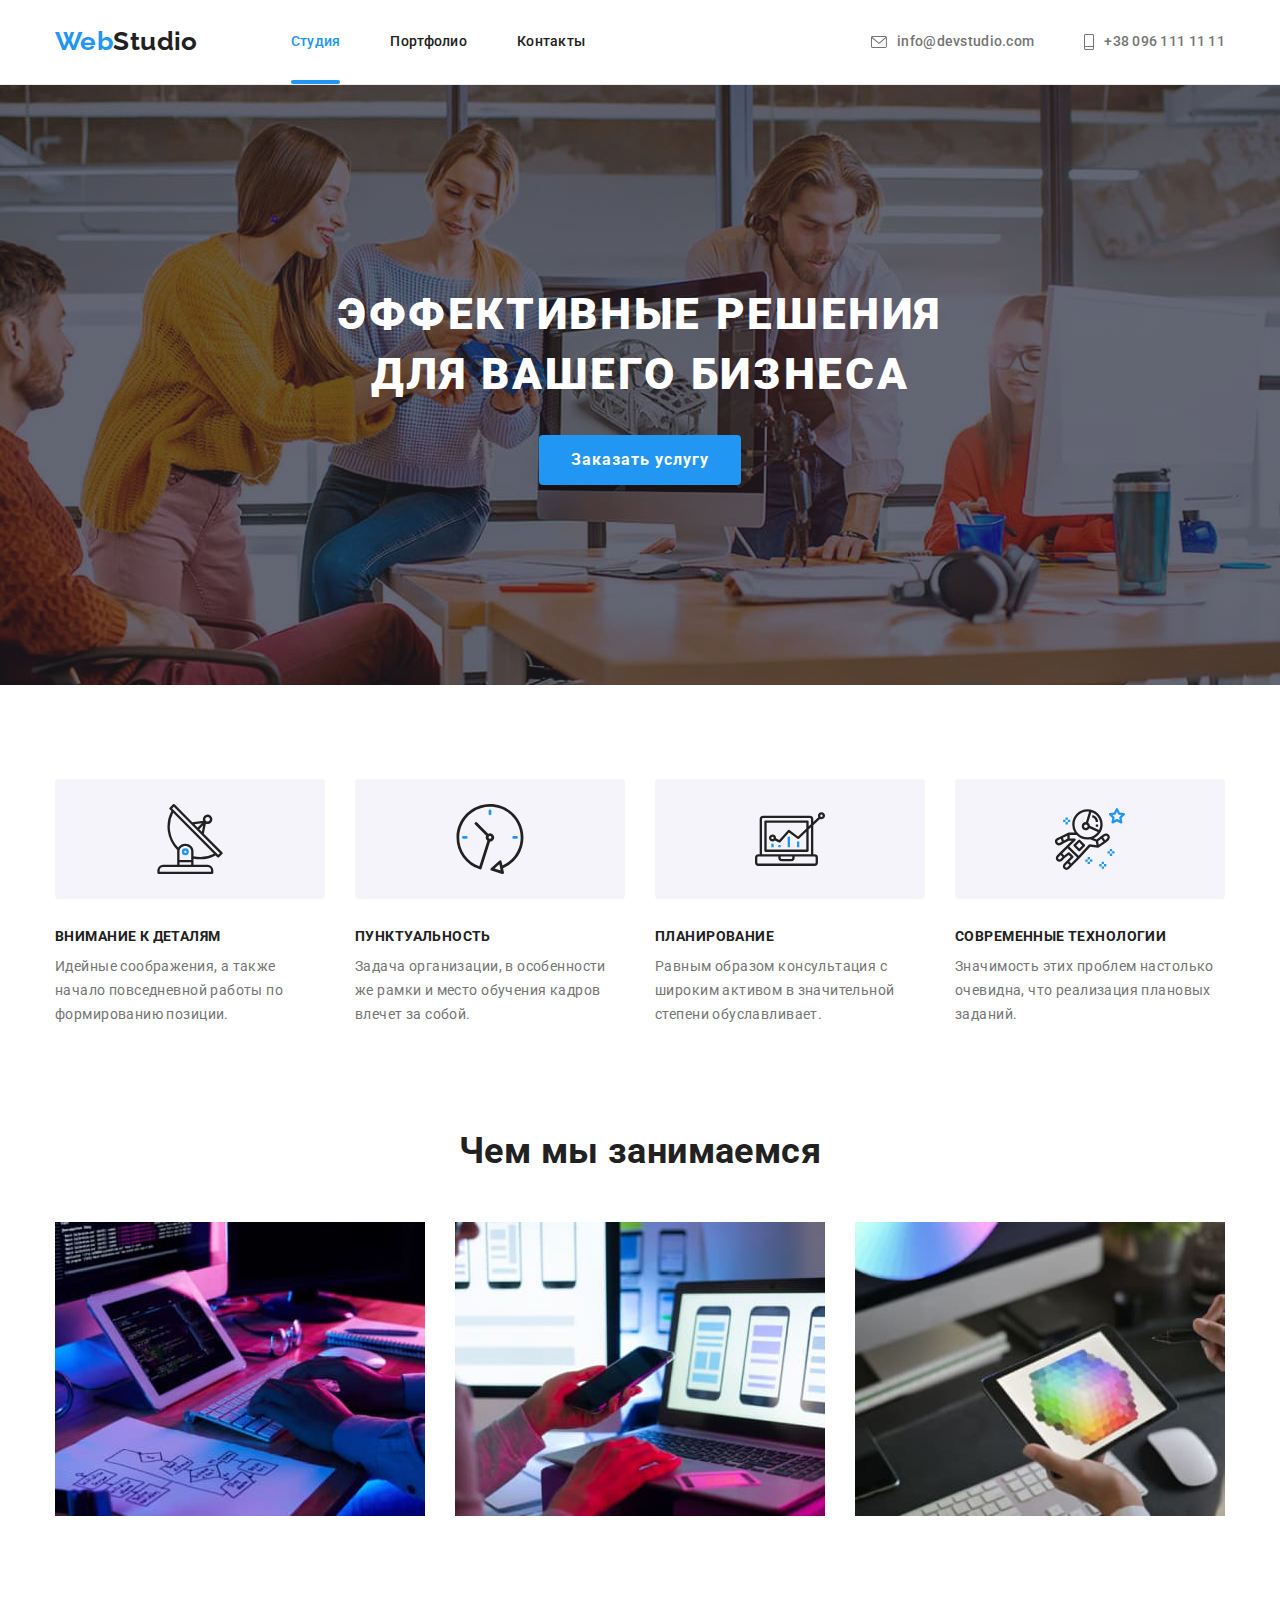
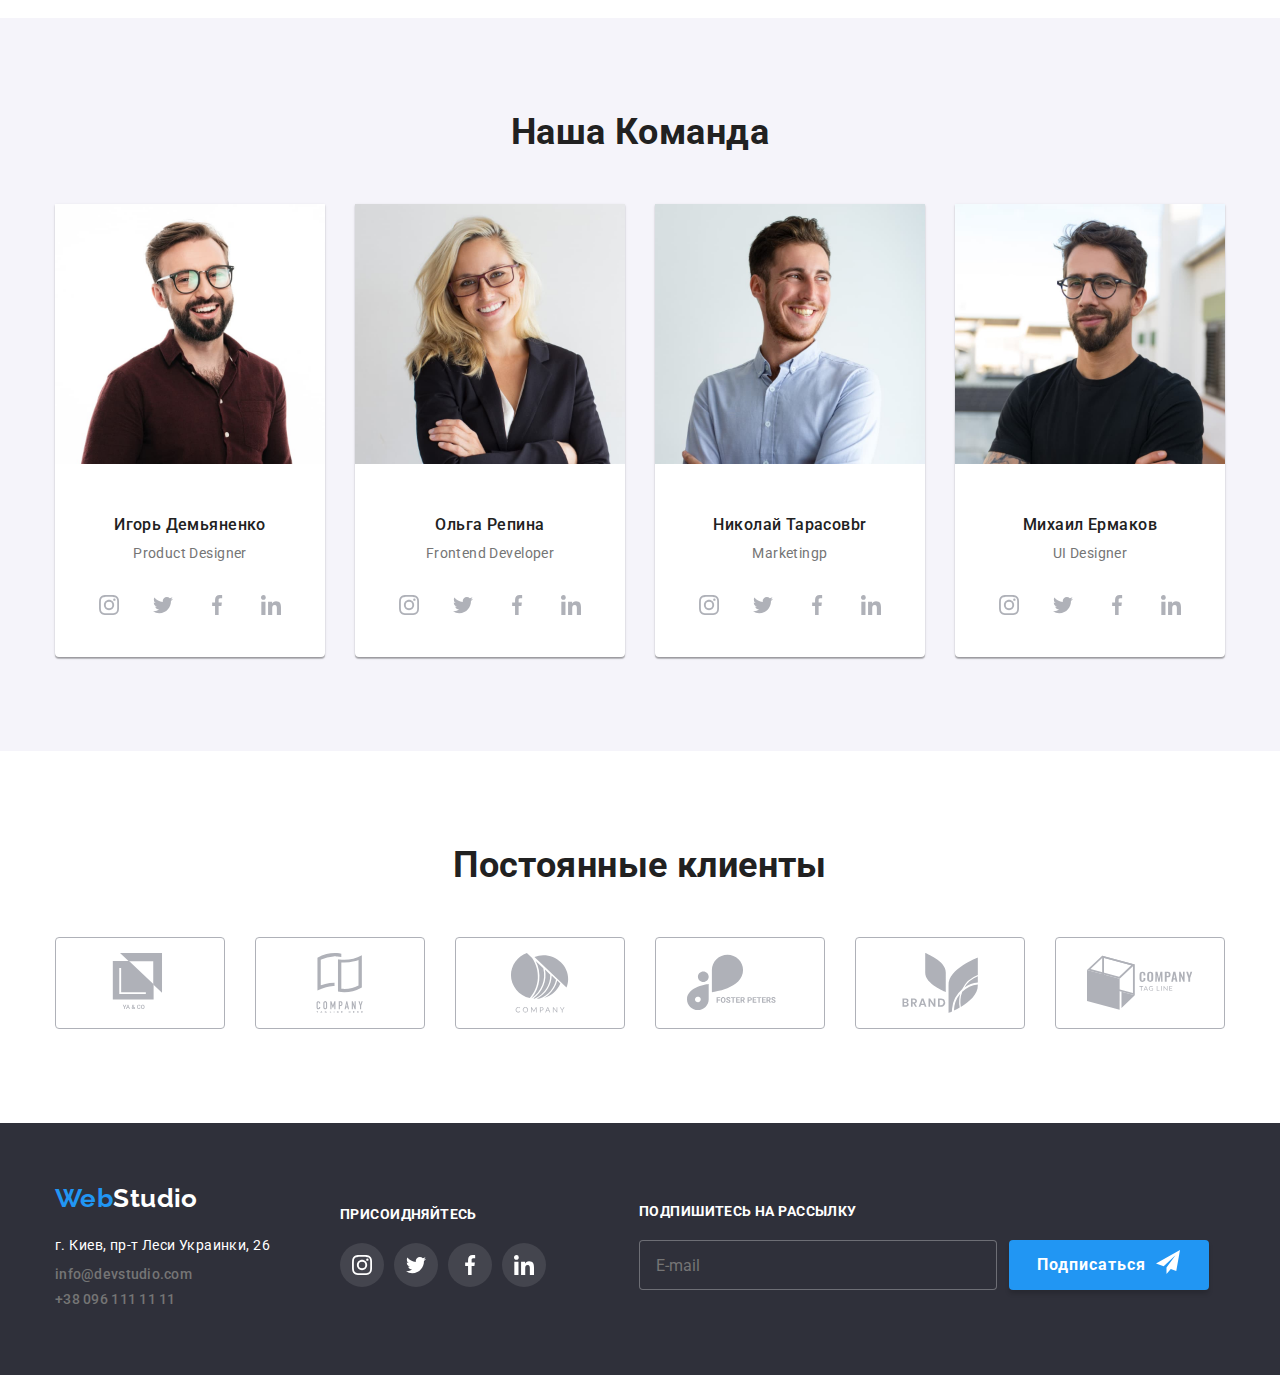
<file: index.html>
<!DOCTYPE html>
<html lang="ru">
  <head>
    <meta charset="UTF-8" />
    <meta http-equiv="X-UA-Compatible" content="IE=edge" />
    <meta name="viewport" content="width=device-width, initial-scale=1.0" />
    <title>WebStudio - Главная страница</title>
    <link rel="preconnect" href="https://fonts.googleapis.com" />
    <link rel="preconnect" href="https://fonts.gstatic.com" crossorigin />
    <link
      href="https://fonts.googleapis.com/css2?family=Raleway:wght@700&family=Roboto:wght@400;500;700;900&display=swap"
      rel="stylesheet"
    />
    <link
      rel="stylesheet"
      href="https://cdnjs.cloudflare.com/ajax/libs/modern-normalize/1.1.0/modern-normalize.min.css"
    />
    <link rel="stylesheet" href="./CSS/style.css" />
  </head>
  <body>
    <!-- Header -->
    <header class="page-header">
      <div class="main-nav container">
        <a href="index.html" class="logo">
          <span class="logo-accent">Web</span>Studio
        </a>
        <!-- Navigation bar -->
        <nav>
          <ul class="site-nav list">
            <li class="item">
              <a class="link current" href="./index.html">Студия</a>
            </li>
            <li class="item">
              <a class="link" href="portfolio.html">Портфолио</a>
            </li>
            <li class="item">
              <a class="link" href="#">Контакты</a>
            </li>
          </ul>
        </nav>

        <!-- Contacts -->
        <ul class="contact list">
          <li class="item">
            <a class="contact-item header" href="mailto:info@devstudio.com">
              <svg class="contact-icon" width="16" height="12">
                <use href="./images/symbol-defs.svg#envelope"></use>
              </svg>
              info@devstudio.com</a
            >
          </li>
          <li class="item">
            <a class="contact-item header" href="tel:+380961111111">
              <svg class="contact-icon" width="10" height="16">
                <use href="./images/symbol-defs.svg#smartphone"></use>
              </svg>
              +38 096 111 11 11</a
            >
          </li>
        </ul>
      </div>
    </header>

    <!-- Main Content -->
    <main>
      <!-- Main board -->
      <section class="main-board">
        <div class="main-section">
          <h1 class="main-board-text">
            Эффективные решения для вашего бизнеса
          </h1>
          <button class="primery-button" type="button" data-modal-open>
            Заказать услугу
          </button>
        </div>
      </section>

      <!-- Features -->
      <section class="features section">
        <div class="container">
          <h2 style="display: none">Преимущества</h2>
          <ul class="features-list list">
            <li class="item">
              <div class="features-icon-bg">
                <svg class="features-icon">
                  <use href="./images/symbol-defs.svg#antenna"></use>
                </svg>
              </div>
              <h3 class="features-tittle">Внимание к деталям</h3>
              <p>
                Идейные соображения, а также начало повседневной работы по
                формированию позиции.
              </p>
            </li>
            <li class="item">
              <div class="features-icon-bg">
                <svg class="features-icon">
                  <use href="./images/symbol-defs.svg#clock"></use>
                </svg>
              </div>
              <h3 class="features-tittle">Пунктуальность</h3>
              <p>
                Задача организации, в особенности же рамки и место обучения
                кадров влечет за собой.
              </p>
            </li>
            <li class="item">
              <div class="features-icon-bg">
                <svg class="features-icon">
                  <use href="./images/symbol-defs.svg#diagram"></use>
                </svg>
              </div>
              <h3 class="features-tittle">Планирование</h3>
              <p>
                Равным образом консультация с широким активом в значительной
                степени обуславливает.
              </p>
            </li>
            <li class="item">
              <div class="features-icon-bg">
                <svg class="features-icon">
                  <use href="./images/symbol-defs.svg#astronaut"></use>
                </svg>
              </div>
              <h3 class="features-tittle">Современные технологии</h3>
              <p>
                Значимость этих проблем настолько очевидна, что реализация
                плановых заданий.
              </p>
            </li>
          </ul>
        </div>
      </section>

      <!-- About-us section -->
      <section class="about-us section">
        <div class="container">
          <h2 class="about-us-tittle">Чем мы занимаемся</h2>
          <ul class="about-us-list list">
            <li class="item">
              <a href="#" class="about-us-thumb"
                ><img
                  src="images/man-tipping-on-ipad.jpg"
                  alt="человек печатает на клавиатуре ай-пада"
                  width="370"
                  height="294"
                  class="about-us-img"
                />
                <p class="about-us-overlay">Десктопные приложения</p>
              </a>
            </li>
            <li class="item">
              <a href="#" class="about-us-thumb"
                ><img
                  src="images/lapto-and-phone.jpg"
                  alt="человек держит телефон на фоне ноутбука"
                  width="370"
                  height="294"
                  class="about-us-img"
                />
                <p class="about-us-overlay">Мобильные приложения</p></a
              >
            </li>
            <li class="item">
              <a href="#" class="about-us-thumb"
                ><img
                  src="images/hand-holding-ipad.jpg"
                  alt="человек держит айпад на котором выбирает при помощи стилуса цвет с палитры цветов"
                  width="370"
                  height="294"
                  class="about-us-img"
                />
                <p class="about-us-overlay">Дизайнерские решения</p>
              </a>
            </li>
          </ul>
        </div>
      </section>

      <!-- Our team section -->
      <section class="team section">
        <div class="container">
          <h2 class="team-tittle">Наша Команда</h2>
          <ul class="team-list list">
            <li class="item">
              <img
                src="images/product-desinger-igor-demianko.jpg"
                alt="Игорь Демьяненко - Product Designer"
                width="270"
                height="260"
                class="team-img"
              />
              <div class="item-descr">
                <h3>Игорь Демьяненко</h3>
                <p>Product Designer</p>
                <!-- Social links -->
                <div class="team-social-link">
                  <ul class="links-list list">
                    <li class="link-item">
                      <a href="#" class="link">
                        <svg class="link-icon" width="20" height="20">
                          <use href="./images/symbol-defs.svg#instagram"></use>
                        </svg>
                      </a>
                    </li>
                    <li class="link-item">
                      <a href="#" class="link">
                        <svg class="link-icon" width="20" height="20">
                          <use href="./images/symbol-defs.svg#twiter"></use>
                        </svg>
                      </a>
                    </li>
                    <li class="link-item">
                      <a href="#" class="link">
                        <svg class="link-icon" width="20" height="20">
                          <use href="./images/symbol-defs.svg#facebook"></use>
                        </svg>
                      </a>
                    </li>
                    <li class="link-item">
                      <a href="#" class="link">
                        <svg class="link-icon" width="20" height="20">
                          <use href="./images/symbol-defs.svg#linkedin"></use>
                        </svg>
                      </a>
                    </li>
                  </ul>
                </div>
              </div>
            </li>
            <li class="item">
              <img
                src="images/fronedn-developer-olga-repina.jpg"
                alt="Ольга Репина - Frontend Developer"
                width="270"
                height="260"
                class="team-img"
              />
              <div class="item-descr">
                <h3>Ольга Репина</h3>
                <p>Frontend Developer</p>
                <!-- Social links -->
                <div class="team-social-link">
                  <ul class="links-list list">
                    <li class="link-item">
                      <a href="#" class="link">
                        <svg class="link-icon" width="20" height="20">
                          <use href="./images/symbol-defs.svg#instagram"></use>
                        </svg>
                      </a>
                    </li>
                    <li class="link-item">
                      <a href="#" class="link">
                        <svg class="link-icon" width="20" height="20">
                          <use href="./images/symbol-defs.svg#twiter"></use>
                        </svg>
                      </a>
                    </li>
                    <li class="link-item">
                      <a href="#" class="link">
                        <svg class="link-icon" width="20" height="20">
                          <use href="./images/symbol-defs.svg#facebook"></use>
                        </svg>
                      </a>
                    </li>
                    <li class="link-item">
                      <a href="#" class="link">
                        <svg class="link-icon" width="20" height="20">
                          <use href="./images/symbol-defs.svg#linkedin"></use>
                        </svg>
                      </a>
                    </li>
                  </ul>
                </div>
              </div>
            </li>
            <li class="item">
              <img
                src="images/marketing-nikolai-tarasov.jpg"
                alt="Николай Тарасов - Marketing"
                width="270"
                height="260"
                class="team-img"
              />
              <div class="item-descr">
                <h3>Николай Тарасовbr</h3>
                <p>Marketingp</p>
                <!-- Social links -->
                <div class="team-social-link">
                  <ul class="links-list list">
                    <li class="link-item">
                      <a href="#" class="link">
                        <svg class="link-icon" width="20" height="20">
                          <use href="./images/symbol-defs.svg#instagram"></use>
                        </svg>
                      </a>
                    </li>
                    <li class="link-item">
                      <a href="#" class="link">
                        <svg class="link-icon" width="20" height="20">
                          <use href="./images/symbol-defs.svg#twiter"></use>
                        </svg>
                      </a>
                    </li>
                    <li class="link-item">
                      <a href="#" class="link">
                        <svg class="link-icon" width="20" height="20">
                          <use href="./images/symbol-defs.svg#facebook"></use>
                        </svg>
                      </a>
                    </li>
                    <li class="link-item">
                      <a href="#" class="link">
                        <svg class="link-icon" width="20" height="20">
                          <use href="./images/symbol-defs.svg#linkedin"></use>
                        </svg>
                      </a>
                    </li>
                  </ul>
                </div>
              </div>
            </li>
            <li class="item">
              <img
                src="images/ui-designer-mikhail-ermakov.jpg"
                alt="Михаил Ермаков - UI Designer"
                width="270"
                height="260"
                class="team-img"
              />
              <div class="item-descr">
                <h3>Михаил Ермаков</h3>
                <p>UI Designer</p>
                <!-- Social links -->
                <div class="team-social-link">
                  <ul class="links-list list">
                    <li class="link-item">
                      <a href="#" class="link">
                        <svg class="link-icon" width="20" height="20">
                          <use href="./images/symbol-defs.svg#instagram"></use>
                        </svg>
                      </a>
                    </li>
                    <li class="link-item">
                      <a href="#" class="link">
                        <svg class="link-icon" width="20" height="20">
                          <use href="./images/symbol-defs.svg#twiter"></use>
                        </svg>
                      </a>
                    </li>
                    <li class="link-item">
                      <a href="#" class="link">
                        <svg class="link-icon" width="20" height="20">
                          <use href="./images/symbol-defs.svg#facebook"></use>
                        </svg>
                      </a>
                    </li>
                    <li class="link-item">
                      <a href="#" class="link">
                        <svg class="link-icon" width="20" height="20">
                          <use href="./images/symbol-defs.svg#linkedin"></use>
                        </svg>
                      </a>
                    </li>
                  </ul>
                </div>
              </div>
            </li>
          </ul>
        </div>
      </section>
    </main>

    <!-- Regular customers -->
    <section class="customers section">
      <div class="container">
        <h2 class="team-tittle">Постоянные клиенты</h2>
        <ul class="customers-list list">
          <li class="customers-item">
            <a href="#" class="customers-link">
              <svg class="company">
                <use href="./images/symbol-defs.svg#company-1"></use>
              </svg>
            </a>
          </li>
          <li class="customers-item">
            <a href="#" class="customers-link">
              <svg class="company">
                <use href="./images/symbol-defs.svg#company-2"></use>
              </svg>
            </a>
          </li>
          <li class="customers-item">
            <a href="#" class="customers-link">
              <svg class="company">
                <use href="./images/symbol-defs.svg#company-3"></use>
              </svg>
            </a>
          </li>
          <li class="customers-item">
            <a href="#" class="customers-link">
              <svg class="company">
                <use href="./images/symbol-defs.svg#company-4"></use>
              </svg>
            </a>
          </li>
          <li class="customers-item">
            <a href="#" class="customers-link">
              <svg class="company">
                <use href="./images/symbol-defs.svg#company-5"></use>
              </svg>
            </a>
          </li>
          <li class="customers-item">
            <a href="#" class="customers-link">
              <svg class="company">
                <use href="./images/symbol-defs.svg#company-6"></use>
              </svg>
            </a>
          </li>
        </ul>
      </div>
    </section>

    <!-- Footer -->
    <footer class="footer section">
      <div class="footer-container">
        <div class="footer-contact-box">
          <a href="index.html" class="logo"
            ><span class="logo-accent">Web</span>Studio
          </a>
          <address class="footer-adress">
            <p>г. Киев, пр-т Леси Украинки, 26</p>
          </address>
          <ul class="footer-contact contact list">
            <li class="footer-list-contact">
              <a class="contact-item" href="mailto:info@devstudio.com"
                >info@devstudio.com
              </a>
            </li>
            <li class="footer-list-contact">
              <a class="contact-item" href="tel:+380961111111"
                >+38 096 111 11 11</a
              >
            </li>
          </ul>
        </div>
        <!-- Social links -->
        <div class="footer-social">
          <p class="footer-social-tittle">Присоидняйтесь</p>
          <ul class="footer-list list">
            <li class="footer-social-item">
              <a href="#" class="footer-link">
                <svg class="footer-social-icon" width="20" height="20">
                  <use href="./images/symbol-defs.svg#instagram"></use>
                </svg>
              </a>
            </li>
            <li class="footer-social-item">
              <a href="#" class="footer-link">
                <svg class="footer-social-icon" width="20" height="20">
                  <use href="./images/symbol-defs.svg#twiter"></use>
                </svg>
              </a>
            </li>
            <li class="footer-social-item">
              <a href="#" class="footer-link">
                <svg class="footer-social-icon" width="20" height="20">
                  <use href="./images/symbol-defs.svg#facebook"></use>
                </svg>
              </a>
            </li>
            <li class="footer-social-item">
              <a href="#" class="footer-link">
                <svg class="footer-social-icon" width="20" height="20">
                  <use href="./images/symbol-defs.svg#linkedin"></use>
                </svg>
              </a>
            </li>
          </ul>
        </div>
        <div class="subscribe-block">
          <p class="footer-social-tittle">Подпишитесь на рассылку</p>
          <form class="subscribe-form">
            <input
              type="email"
              name="email-sub"
              placeholder="E-mail"
              class="input-mail"
              required
            />
            <button type="submit" class="subscribe-btn">
              Подписаться
              <svg class="subscribe-icon" width="24" height="24">
                <use href="./images/symbol-defs.svg#icon-send"></use>
              </svg>
            </button>
          </form>
        </div>
      </div>
    </footer>

    <div class="back-drop is-hidden" data-modal>
      <div class="modal">
        <button type="button" class="modal-close-button" data-modal-close>
          <svg class="close-icon" width="11" height="11">
            <use href="./images/symbol-defs.svg#close"></use>
          </svg>
        </button>

        <form class="modal-form">
          <h2 class="modal-tittle">Оставьте свои данные, мы вам перезвоним</h2>
          <div class="form-field">
            <label for="name" class="form-label">Имя</label>
            <input
              type="text"
              name="name"
              id="name"
              class="form-input"
              autocomplete="off"
            />
            <svg class="modal-icon" width="18" height="18">
              <use href="./images/symbol-defs.svg#persone"></use>
            </svg>
          </div>

          <div class="form-field">
            <label for="tel" class="form-label">Телефон</label>
            <input
              type="tel"
              name="tel"
              id="tel"
              class="form-input"
              autocomplete="off"
            />
            <svg class="modal-icon" width="18" height="18">
              <use href="./images/symbol-defs.svg#phone"></use>
            </svg>
          </div>

          <div class="form-field">
            <label for="mail" class="form-label">Почта</label>
            <input
              type="email"
              name="mail"
              id="mail"
              class="form-input"
              autocomplete="off"
            />
            <svg class="modal-icon" width="18" height="18">
              <use href="./images/symbol-defs.svg#icon-email"></use>
            </svg>
          </div>

          <div class="form-field">
            <label for="annotate" class="form-label">Комментарий</label>
            <textarea
              class="textarea-annotate"
              name="annotate"
              id="annotate"
              rows="10"
              placeholder="Введите текст"
            ></textarea>
          </div>

          <div class="agreement-box">
            <label for="agreement" class="lable-agreement">
              <input
                type="checkbox"
                name="agreement"
                id="agreement"
                value="agreement"
                class="check-agreenent"
              />

              <span class="checkbox-icon"></span>
              Соглашаюсь с рассылкой и принимаю
              <a href="#" class="agreement-link">Условия договора</a>
            </label>
          </div>
          <button type="submit" class="send-btn">Отправить</button>
        </form>
      </div>
    </div>

    <script src="./js/modal.js"></script>
  </body>
</html>
</file>
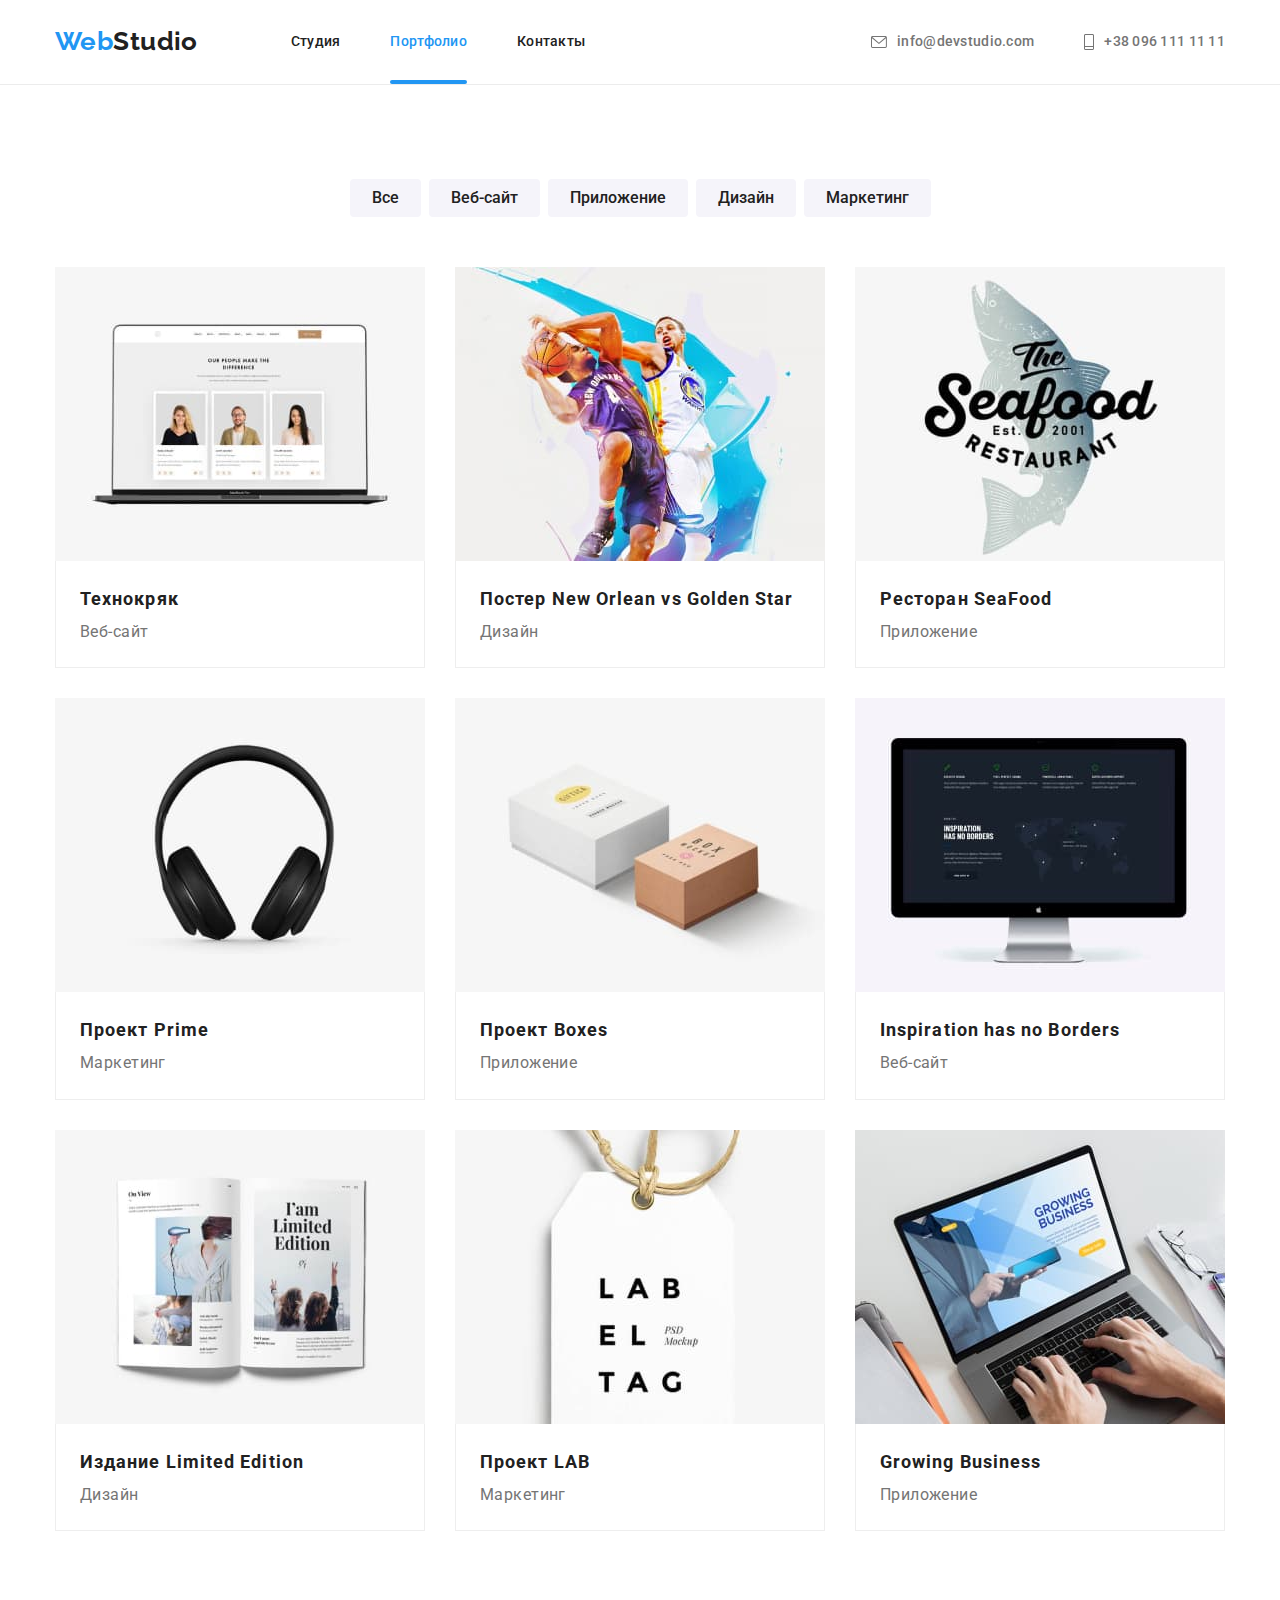
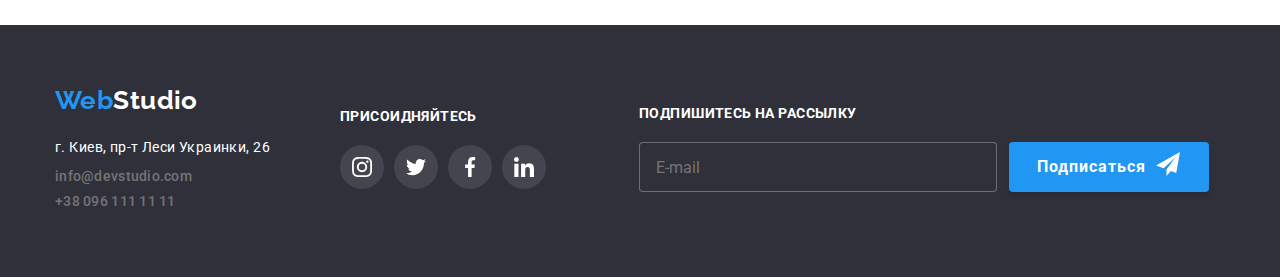
<file: portfolio.html>
<!DOCTYPE html>
<html lang="ru">
  <head>
    <meta charset="UTF-8" />
    <meta http-equiv="X-UA-Compatible" content="IE=edge" />
    <meta name="viewport" content="width=device-width, initial-scale=1.0" />
    <title>WebStudio - Главная страница</title>
    <link rel="preconnect" href="https://fonts.googleapis.com" />
    <link rel="preconnect" href="https://fonts.gstatic.com" crossorigin />
    <link
      href="https://fonts.googleapis.com/css2?family=Raleway:wght@700&family=Roboto:wght@400;500;700;900&display=swap"
      rel="stylesheet"
    />
    <link
      rel="stylesheet"
      href="https://cdnjs.cloudflare.com/ajax/libs/modern-normalize/1.1.0/modern-normalize.min.css"
    />
    <link rel="stylesheet" href="./CSS/style.css" />
  </head>
  <body>
    <!-- Header -->
    <header class="page-header">
      <div class="main-nav container">
        <a href="index.html" class="logo">
          <span class="logo-accent">Web</span>Studio
        </a>
        <!-- Navigation bar -->
        <nav>
          <ul class="site-nav list">
            <li class="item">
              <a class="link" href="./index.html">Студия</a>
            </li>
            <li class="item">
              <a class="link current" href="portfolio.html">Портфолио</a>
            </li>
            <li class="item">
              <a class="link" href="#">Контакты</a>
            </li>
          </ul>
        </nav>

        <!-- Contacts -->
        <ul class="contact list">
          <li class="item">
            <a class="contact-item header" href="mailto:info@devstudio.com">
              <svg class="contact-icon" width="16" height="12">
                <use href="./images/symbol-defs.svg#envelope"></use>
              </svg>
              info@devstudio.com</a
            >
          </li>
          <li class="item">
            <a class="contact-item header" href="tel:+380961111111">
              <svg class="contact-icon" width="10" height="16">
                <use href="./images/symbol-defs.svg#smartphone"></use>
              </svg>
              +38 096 111 11 11</a
            >
          </li>
        </ul>
      </div>
    </header>

    <!-- Main Content -->
    <main>
      <!-- Portfolio list-->
      <section class="portfolio filtr section">
        <!-- Filtr -->
        <div class="container">
          <ul class="filtr-list list">
            <li class="item">
              <button class="button" type="button">Все</button>
            </li>
            <li class="item">
              <button class="button" type="button">Веб-сайт</button>
            </li>
            <li class="item">
              <button class="button" type="button">Приложение</button>
            </li>
            <li class="item">
              <button class="button" type="button">Дизайн</button>
            </li>
            <li class="item">
              <button class="button" type="button">Маркетинг</button>
            </li>
          </ul>

          <!-- Portfolio card -->
          <h1 class="portfolio-tittle">Portfolio</h1>
          <ul class="portfolio-list list">
            <li class="item">
              <a href="#" class="portfolio-link">
                <div class="portfolio-thumb">
                  <img
                    src="images/portfolio-techno-crack.jpg"
                    alt="ноутбук с открытым сайтом"
                    width="370"
                    height="294"
                    class="portfolio-img"
                  />
                  <p class="portfolio-overlay">
                    Технокряк это современная площадка распространения
                    коронавируса. Компании используют эту платформу для
                    цифрового шпионажа и атак на защищённые сервера конкурентов.
                  </p>
                </div>
                <div class="portfolio-dscr">
                  <h3 class="portfolio-project-tittle">Технокряк</h3>
                  <p class="portfolio-text">Веб-сайт</p>
                </div>
              </a>
            </li>
            <li class="item">
              <a href="#" class="portfolio-link">
                <div class="portfolio-thumb">
                  <img
                    src="images/portfolio-new-orlean-vs-golden-star.jpg"
                    alt="два игрока играют в баскетболл"
                    width="370"
                    height="294"
                    class="portfolio-img"
                  />
                  <p class="portfolio-overlay">
                    Технокряк это современная площадка распространения
                    коронавируса. Компании используют эту платформу для
                    цифрового шпионажа и атак на защищённые сервера конкурентов.
                  </p>
                </div>
                <div class="portfolio-dscr">
                  <h3 class="portfolio-project-tittle">
                    Постер New Orlean vs Golden Star
                  </h3>
                  <p class="portfolio-text">Дизайн</p>
                </div>
              </a>
            </li>
            <li class="item">
              <a href="#" class="portfolio-link">
                <div class="portfolio-thumb">
                  <img
                    src="images/portfolio-seefood.jpg"
                    alt="логотип ресторана SeaFood"
                    width="370"
                    height="294"
                    class="portfolio-img"
                  />
                  <p class="portfolio-overlay">
                    Технокряк это современная площадка распространения
                    коронавируса. Компании используют эту платформу для
                    цифрового шпионажа и атак на защищённые сервера конкурентов.
                  </p>
                </div>
                <div class="portfolio-dscr">
                  <h3 class="portfolio-project-tittle">Ресторан SeaFood</h3>
                  <p class="portfolio-text">Приложение</p>
                </div>
              </a>
            </li>
            <li class="item">
              <a href="#" class="portfolio-link">
                <div class="portfolio-thumb">
                  <img
                    src="images/portfolio-project-prime.jpg"
                    alt="большине наушники с дугой"
                    width="370"
                    height="294"
                    class="portfolio-img"
                  />
                  <p class="portfolio-overlay">
                    Технокряк это современная площадка распространения
                    коронавируса. Компании используют эту платформу для
                    цифрового шпионажа и атак на защищённые сервера конкурентов.
                  </p>
                </div>
                <div class="portfolio-dscr">
                  <h3 class="portfolio-project-tittle">Проект Prime</h3>
                  <p class="portfolio-text">Маркетинг</p>
                </div>
              </a>
            </li>
            <li class="item">
              <a href="#" class="portfolio-link">
                <div class="portfolio-thumb">
                  <img
                    src="images/portfolio-project-box.jpg"
                    alt="две короби, белагя и серая"
                    width="370"
                    height="294"
                    class="portfolio-img"
                  />
                  <p class="portfolio-overlay">
                    Технокряк это современная площадка распространения
                    коронавируса. Компании используют эту платформу для
                    цифрового шпионажа и атак на защищённые сервера конкурентов.
                  </p>
                </div>
                <div class="portfolio-dscr">
                  <h3 class="portfolio-project-tittle">Проект Boxes</h3>
                  <p class="portfolio-text">Приложение</p>
                </div>
              </a>
            </li>
            <li class="item">
              <a href="#" class="portfolio-link">
                <div class="portfolio-thumb">
                  <img
                    src="images/portfolio-inspiration-has-no-border.jpg"
                    alt="большой монитор"
                    width="370"
                    height="294"
                    class="portfolio-img"
                  />
                  <p class="portfolio-overlay">
                    Технокряк это современная площадка распространения
                    коронавируса. Компании используют эту платформу для
                    цифрового шпионажа и атак на защищённые сервера конкурентов.
                  </p>
                </div>
                <div class="portfolio-dscr">
                  <h3 class="portfolio-project-tittle">
                    Inspiration has no Borders
                  </h3>
                  <p class="portfolio-text">Веб-сайт</p>
                </div>
              </a>
            </li>
            <li class="item">
              <a href="#" class="portfolio-link">
                <div class="portfolio-thumb">
                  <img
                    src="images/portfolio-limited-edition.jpg"
                    alt="открытая книга"
                    width="370"
                    height="294"
                    class="portfolio-img"
                  />
                  <p class="portfolio-overlay">
                    Технокряк это современная площадка распространения
                    коронавируса. Компании используют эту платформу для
                    цифрового шпионажа и атак на защищённые сервера конкурентов.
                  </p>
                </div>
                <div class="portfolio-dscr">
                  <h3 class="portfolio-project-tittle">
                    Издание Limited Edition
                  </h3>
                  <p class="portfolio-text">Дизайн</p>
                </div>
              </a>
            </li>
            <li class="item">
              <a href="#" class="portfolio-link">
                <div class="portfolio-thumb">
                  <img
                    src="images/portfolio-project-lab.jpg"
                    alt="лейба повешеная на нить"
                    width="370"
                    height="294"
                    class="portfolio-img"
                  />
                  <p class="portfolio-overlay">
                    Технокряк это современная площадка распространения
                    коронавируса. Компании используют эту платформу для
                    цифрового шпионажа и атак на защищённые сервера конкурентов.
                  </p>
                </div>
                <div class="portfolio-dscr">
                  <h3 class="portfolio-project-tittle">Проект LAB</h3>
                  <p class="portfolio-text">Маркетинг</p>
                </div>
              </a>
            </li>
            <li class="item">
              <a href="#" class="portfolio-link">
                <div class="portfolio-thumb">
                  <img
                    src="images/portfolio-growing-business.jpg"
                    alt="человек печатает на ноутбуке"
                    width="370"
                    height="294"
                    class="portfolio-img"
                  />
                  <p class="portfolio-overlay">
                    Технокряк это современная площадка распространения
                    коронавируса. Компании используют эту платформу для
                    цифрового шпионажа и атак на защищённые сервера конкурентов.
                  </p>
                </div>
                <div class="portfolio-dscr">
                  <h3 class="portfolio-project-tittle">Growing Business</h3>
                  <p class="portfolio-text">Приложение</p>
                </div>
              </a>
            </li>
          </ul>
        </div>
      </section>
    </main>

    <footer class="footer section">
      <div class="footer-container">
        <div class="footer-contact-box">
          <a href="index.html" class="logo"
            ><span class="logo-accent">Web</span>Studio
          </a>
          <address class="footer-adress">
            <p>г. Киев, пр-т Леси Украинки, 26</p>
          </address>
          <ul class="footer-contact contact list">
            <li class="footer-list-contact">
              <a class="contact-item" href="mailto:info@devstudio.com"
                >info@devstudio.com
              </a>
            </li>
            <li class="footer-list-contact">
              <a class="contact-item" href="tel:+380961111111"
                >+38 096 111 11 11</a
              >
            </li>
          </ul>
        </div>
        <!-- Social links -->
        <div class="footer-social">
          <p class="footer-social-tittle">Присоидняйтесь</p>
          <ul class="footer-list list">
            <li class="footer-social-item">
              <a href="#" class="footer-link">
                <svg class="footer-social-icon" width="20" height="20">
                  <use href="./images/symbol-defs.svg#instagram"></use>
                </svg>
              </a>
            </li>
            <li class="footer-social-item">
              <a href="#" class="footer-link">
                <svg class="footer-social-icon" width="20" height="20">
                  <use href="./images/symbol-defs.svg#twiter"></use>
                </svg>
              </a>
            </li>
            <li class="footer-social-item">
              <a href="#" class="footer-link">
                <svg class="footer-social-icon" width="20" height="20">
                  <use href="./images/symbol-defs.svg#facebook"></use>
                </svg>
              </a>
            </li>
            <li class="footer-social-item">
              <a href="#" class="footer-link">
                <svg class="footer-social-icon" width="20" height="20">
                  <use href="./images/symbol-defs.svg#linkedin"></use>
                </svg>
              </a>
            </li>
          </ul>
        </div>
        <div class="subscribe-block">
          <p class="footer-social-tittle">Подпишитесь на рассылку</p>
          <form class="subscribe-form">
            <input
              type="email"
              name="email-sub"
              placeholder="E-mail"
              class="input-mail"
              required
            />
            <button type="submit" class="subscribe-btn">
              Подписаться
              <svg class="subscribe-icon" width="24" height="24">
                <use href="./images/symbol-defs.svg#icon-send"></use>
              </svg>
            </button>
          </form>
        </div>
      </div>
    </footer>
  </body>
</html>
</file>
<file: CSS/style.css>
:root {
  --primery-text-color: #757575;
  --tittle-text-color: #212121;
  --accent-text-color: #2196f3;
  --white-text-color: #ffffff;
  --primery-button-color: #f5f4fa;
  --primery-button-accent-color: #188ce8;
  --accent-button-color: #2196f3;
  --bg-our-team-section: #f5f4fa;
  --hero-footer-bg-color: #2f303a;
  --portfolio-bg-color: #e5e5e5;
  --primery-social-link-color: #afb1b8;
  --main-transition-time: cubic-bezier(0.4, 0, 0.2, 1);
}

/* body primery text color*/

body {
  color: var(--primery-text-color);
  font-family: Roboto, sans-serif;
  letter-spacing: 0.03em;
  font-weight: 400;
  font-size: 14px;
  line-height: 1.71;
  font-style: normal;
}

/* Global list rules */
.list {
  list-style: none;
  padding: 0;
  margin: 0;
}

/* Container */
.container {
  margin-left: auto;
  margin-right: auto;
  width: 1200px;
  padding-left: 15px;
  padding-right: 15px;
  outline: 0px solid tomato;
}

/* header */
.page-header {
  border-bottom: 1px solid #ececec;
}

.logo {
  display: block;

  color: var(--tittle-text-color);
  font-family: Raleway, sans-serif;
  text-decoration: none;
  font-weight: 700;
  font-size: 26px;
  line-height: 1.19;
  margin-right: 93px;
}

.logo-accent {
  color: var(--accent-text-color);
}
/* SITE NAV */

/* Main-nav */
.main-nav {
  display: flex;
  align-items: center;
}

.site-nav {
  display: flex;
}

.site-nav .item:not(:last-child) {
  margin-right: 50px;
}

.site-nav .link {
  display: block;
  padding-top: 32px;
  padding-bottom: 32px;

  color: var(--tittle-text-color);
  font-weight: 500;
  font-size: 14px;
  line-height: 1.42;
  letter-spacing: 0.02em;
  text-decoration: none;

  transition: color 250ms var(--main-transition-time);
}

.site-nav .link:hover,
.site-nav .link:focus {
  color: var(--accent-text-color);
}

.site-nav .current {
  color: var(--accent-text-color);
}

.site-nav .item {
  position: relative;
}

.site-nav .current::after {
  position: absolute;
  left: 0;
  bottom: 0;
  right: 0;
  content: "";
  display: block;
  width: auto;
  height: 4px;
  border-radius: 2px;
  background-color: var(--accent-button-color);
}

/* Contacts header */

.contact {
  display: flex;
  margin-left: auto;

  font-weight: 500;
  font-size: 14px;
  line-height: 1.14;
  letter-spacing: 0.02em;
}

.contact .item + .item {
  margin-left: 50px;
}

.contact .contact-item {
  display: flex;
  align-items: center;

  color: var(--primery-text-color);
  text-decoration: none;
  font-style: normal;

  transition: color 250ms var(--main-transition-time);
}

.contact .header {
  padding-top: 32px;
  padding-bottom: 32px;
}

.contact-icon {
  margin-right: 10px;
  fill: currentColor;
}

.contact .contact-item:hover,
.contact .contact-item:focus {
  color: var(--accent-text-color);
}

/* MAIN board section + button */

.main-section {
  background-color: #c4c4c4;
  display: block;
}

.main-board .main-section {
  padding: 200px 0;
  max-width: 1600px;
  height: 600px;
  margin-left: auto;
  margin-right: auto;
  background-image: linear-gradient(
      to right,
      rgba(47, 48, 58, 0.4),
      rgba(47, 48, 58, 0.4)
    ),
    url(../images/hero-bg.jpg);
  background-position: center;
  background-repeat: no-repeat;
  text-align: center;
}

.features.section {
  padding-bottom: 0;
}

.section {
  padding: 94px 0;
}

.main-board-text {
  width: 696px;
  margin-left: auto;
  margin-right: auto;

  color: var(--white-text-color);

  font-weight: 900;
  font-size: 44px;
  line-height: 1.36;

  letter-spacing: 0.06em;
  text-transform: uppercase;
  margin-top: 0;
  margin-bottom: 0;
  margin-bottom: 30px;
}

/* PRIMERY BUTTOM */

.primery-button {
  background-color: var(--accent-button-color);
  color: var(--white-text-color);

  border-radius: 4px;
  padding: 10px 32px;
  box-shadow: 0px 4px 4px rgba(0, 0, 0, 0.15);
  border: none;
  min-width: 200px;

  font-family: inherit;
  font-weight: 700;
  font-size: 16px;
  line-height: 1.9;
  text-align: center;
  letter-spacing: 0.06em;
  cursor: pointer;

  transition: background-color 250ms var(--main-transition-time),
    box-shadow 250ms var(--main-transition-time);
}

.primery-button:hover,
.primery-button:focus {
  background-color: var(--primery-button-accent-color);
  color: var(--white-text-color);
  box-shadow: none;
}

.button {
  color: var(--white-text-color);
  background-color: var(--accent-text-color);
}

/* features section */

.features-list {
  display: flex;
}

.features-list .item:not(:last-child) {
  margin-right: 30px;
}

.features-list .item {
  width: calc((100% - 90px) / 4);
}

.features p {
  margin: 0 0 10px 0;
}

.features .features-tittle {
  color: var(--tittle-text-color);

  font-weight: 700;
  font-size: 14px;
  line-height: 1.14;
  text-transform: uppercase;
  margin-top: 0;
  margin-bottom: 10px;
}

.features-icon-bg {
  background-color: var(--bg-our-team-section);
  width: 100%;
  height: 120px;
  border-radius: 4px;
  margin-bottom: 30px;

  display: flex;
  justify-content: center;
  align-items: center;
}

.features-icon {
  width: 70px;
  height: 70px;
}

/* About us section */
.about-us-list {
  display: flex;
}

.about-us-list .item {
  width: calc((100% - 60px) / 3);
}

.about-us-list .item:not(:last-child) {
  margin-right: 30px;
}

.about-us .about-us-tittle,
.team-tittle {
  color: var(--tittle-text-color);

  font-weight: 700;
  font-size: 36px;
  line-height: 1.16;
  text-align: center;
}

.about-us .about-us-tittle {
  margin-top: 0;
  margin-bottom: 50px;
}

.about-us-img {
  display: block;
}

.about-us-list .about-us-thumb {
  display: inline-block;
  position: relative;
  width: 370px;
  height: 294px;

  overflow: hidden;
}

.about-us-list .about-us-overlay {
  position: absolute;
  top: 0;
  left: 0;
  width: 100%;
  height: 100%;
  background-color: rgba(47, 48, 58, 0.8);
  margin: 0;

  transform: translatey(100%);
  transition-timing-function: var(--main-transition-time);
  transition: 250ms;
}

.about-us-thumb:hover .about-us-overlay,
.about-us-thumb:focus .about-us-overlay {
  transform: translatey(75%);
}

.about-us-list p {
  display: inline-block;
  font-weight: bold;
  font-size: 14px;
  line-height: 1.14;
  text-align: center;
  text-transform: uppercase;
  color: var(--white-text-color);
  padding: 27px 0;
}

/* Our team section */

.team {
  padding-top: 94px;
  padding-bottom: 94px;
  background-color: var(--bg-our-team-section);
}

.team-list {
  display: flex;
}

.team-list .item:not(:last-child) {
  margin-right: 30px;
}

.team-list .item {
  background-color: var(--white-text-color);
  text-align: center;

  box-shadow: 0px 1px 3px rgba(0, 0, 0, 0.12), 0px 1px 1px rgba(0, 0, 0, 0.14),
    0px 2px 1px rgba(0, 0, 0, 0.2);
  border-radius: 0px 0px 4px 4px;

  width: calc((100% - 90px) / 4);
}

.team .team-tittle {
  margin-top: 0;
  margin-bottom: 50px;
}

.team .item-descr {
  padding: 30px 32px;
}

.team h3 {
  color: var(--tittle-text-color);

  font-weight: 500;
  font-size: 16px;
  line-height: 1.9;
  margin: 0;
}

.team img,
.team p {
  margin: 0;
  display: block;
  line-height: 1.9;
  margin-bottom: 16px;
}

/* Social Links  */

.team.section .links-list {
  display: flex;
  width: 206px;
  height: 44px;
  margin: 0;
  padding: 0;
}

.team-social-link .link-item:not(:last-child) {
  margin-right: 10px;
}

.link-item .link {
  display: flex;
  justify-content: center;
  align-items: center;
  width: 44px;
  height: 44px;
  border-radius: 50%;
  color: var(--primery-social-link-color);

  transition: color 250ms var(--main-transition-time),
    background-color 250ms var(--main-transition-time);
}

.links-list .link-icon {
  fill: currentColor;
}

.links-list .link:hover,
.links-list .link:focus {
  color: var(--white-text-color);
  background-color: var(--accent-button-color);
}

/* Regular customers */

.customers .team-tittle {
  margin-top: 0;
  margin-bottom: 50px;
}

.customers-list {
  display: flex;
}

.customers-item {
  justify-self: center;
  width: 170px;
  height: 92px;
}

.customers-item:not(:last-child) {
  margin-right: 30px;
}

.customers-link {
  display: flex;
  justify-content: center;
  align-items: center;
  width: 170px;
  height: 92px;

  border: 1px solid var(--primery-social-link-color);
  border-radius: 4px;

  color: var(--primery-social-link-color);

  transition: color 250ms var(--main-transition-time),
    border 250ms var(--main-transition-time);
}

.company {
  width: 106px;
  height: 60px;
  fill: currentColor;
}

.customers-link:hover,
.customers-link:focus {
  border: 1px solid var(--accent-button-color);
  color: var(--accent-button-color);
}

/* footer, contacts section same as in header*/

.footer-container {
  display: flex;
  align-items: center;
  margin-left: auto;
  margin-right: auto;
  width: 1200px;
  padding-left: 15px;
  padding-right: 15px;
  outline: 0px solid tomato;
}

.footer {
  background-color: var(--hero-footer-bg-color);
  padding-top: 60px;
  padding-bottom: 60px;
  height: 252px;
}

.footer .logo {
  display: inline-block;
  color: var(--white-text-color);

  margin-bottom: 20px;
  margin-right: 0;
}

.footer .footer-list-contact:not(:last-child) {
  margin-bottom: 9px;
}

.footer .footer-adress {
  color: var(--white-text-color);
  font-style: normal;
  margin-top: 0;
  margin-bottom: 9px;
}

.footer-adress p {
  margin: 0;
}

.footer .footer-contact {
  display: block;
}

.footer-social {
  margin-left: 70px;
}

.footer-social-tittle {
  display: inline-block;
  font-size: 14px;
  line-height: 1.14;
  text-transform: uppercase;
  font-weight: 700;
  color: var(--white-text-color);
  margin-top: 0;

  margin-bottom: 20px;
}

.footer-list {
  display: flex;
}

.footer-link {
  display: flex;
  justify-content: center;
  align-items: center;
  width: 44px;
  height: 44px;
  border-radius: 50%;
  background-color: rgba(255, 255, 255, 0.1);

  transition: background-color 250ms var(--main-transition-time);
}

.footer-link:hover,
.footer-link:focus {
  background-color: var(--accent-button-color);
}

.footer-social-icon {
  fill: var(--white-text-color);
}

.footer-social-item:hover .footer-social-icon {
  transform: rotateY(360deg);
  transition: transform 750ms var(--main-transition-time);
}

.footer-social-item:not(:last-child) {
  margin-right: 10px;
}

.subscribe-block {
  margin-left: 93px;
  margin-right: auto;
}

.input-mail {
  font-size: 16px;
  line-height: 1.25;
  padding: 15px 0 15px 16px;

  color: rgba(255, 255, 255, 0.6);
  width: 358px;
  height: 50px;
  background-color: var(--hero-footer-bg-color);
  border: 1px solid rgba(255, 255, 255, 0.3);
  border-radius: 4px;
}

.subscribe-form {
  display: flex;
}

.subscribe-btn {
  display: flex;
  font-weight: bold;
  font-size: 16px;
  line-height: 1.87;
  letter-spacing: 0.06em;

  background-color: var(--accent-button-color);
  color: var(--white-text-color);
  box-shadow: 0px 4px 4px rgba(0, 0, 0, 0.15);

  margin-left: 12px;
  padding: 10px 28px;

  min-width: 200px;
  height: 50px;
  border-radius: 4px;

  cursor: pointer;
  border-style: none;

  transition: background-color 250ms var(--main-transition-time);
}

.subscribe-icon {
  margin-left: 10px;
}

.subscribe-btn:hover .subscribe-icon,
.subscribe-btn:focus .subscribe-icon {
  transition: transform 1000ms var(--main-transition-time);
  transform: rotateZ(360deg);
}

.subscribe-btn:hover,
.subscribe-btn:focus {
  background-color: var(--primery-button-accent-color);
}

/* PORTFOLIO HTML */

/* portfolio buttons*/

.button {
  background-color: var(--primery-button-color);
  color: var(--tittle-text-color);

  font-family: inherit;
  font-weight: 500;
  font-size: 16px;
  line-height: 1.62;
  text-align: center;
  cursor: pointer;
  border: none;
  border-radius: 4px;

  padding: 6px 22px;

  transition: color 250ms var(--main-transition-time),
    background-color 250ms var(--main-transition-time),
    box-shadow 250ms var(--main-transition-time);
}

.button:hover,
.button:focus {
  background-color: var(--accent-button-color);
  color: var(--white-text-color);

  box-shadow: 0px 3px 1px rgba(0, 0, 0, 0.1), 0px 1px 2px rgba(0, 0, 0, 0.08),
    0px 2px 2px rgba(0, 0, 0, 0.12);
}

.filtr-list.list {
  margin-bottom: 50px;
}

.filtr-list {
  display: flex;
  justify-content: center;
}

.filtr-list .item + .item {
  margin-left: 8px;
}

/* Portfolio list */
.portfolio .portfolio-project-tittle {
  color: var(--tittle-text-color);

  font-weight: 700;
  font-size: 18px;
  line-height: 2;
  letter-spacing: 0.06em;
  margin: 0;
}

.portfolio-list {
  display: flex;
  flex-wrap: wrap;
}

.portfolio-list .item {
  position: relative;
  width: calc((100% - 60px) / 3);
  margin-right: 30px;
  margin-bottom: 30px;
}

.portfolio .portfolio-link {
  display: inline-block;
  text-decoration: none;

  transition: box-shadow 250ms var(--main-transition-time);
}

.portfolio-list .portfolio-link:hover,
.portfolio-list .portfolio-link:focus {
  box-shadow: 0px 1px 1px rgba(0, 0, 0, 0.12), 0px 4px 4px rgba(0, 0, 0, 0.06),
    1px 4px 6px rgba(0, 0, 0, 0.16);
}

.portfolio-thumb {
  position: relative;
  width: 370px;
  height: 294px;

  overflow: hidden;
}

.portfolio-overlay {
  position: absolute;
  top: 0;
  left: 0;
  width: 100%;
  height: 100%;

  margin: 0;
  padding: 63px 24px;

  background-color: rgba(33, 150, 243, 0.9);

  transform: translateY(100%);
  transition: transform 250ms var(--main-transition-time);
}

.portfolio-link:hover .portfolio-overlay,
.portfolio-link:focus .portfolio-overlay {
  transform: translate(0);
}

.portfolio-thumb > p {
  font-size: 18px;
  line-height: 1.56;
  color: var(--white-text-color);
}

.portfolio-list .portfolio-dscr {
  padding: 20px 24px;

  border-bottom: 1px solid #eeeeee;
  border-right: 1px solid #eeeeee;
  border-left: 1px solid #eeeeee;
}

.portfolio-list .item:nth-child(3n) {
  margin-right: 0;
}

.portfolio-list .item:nth-last-child(-n + 3) {
  margin-bottom: 0;
}

.portfolio .portfolio-text {
  color: var(--primery-text-color);

  font-size: 16px;
  line-height: 1.9;
  margin: 0;
}

.portfolio-tittle {
  display: none;
}

.portfolio .portfolio-img {
  display: block;
}

/* Back drop */

.back-drop {
  position: fixed;
  top: 0;
  right: 0;
  width: 100%;
  height: 100%;
  background-color: rgba(0, 0, 0, 0.2);

  opacity: 1;

  transition: opacity 250ms var(--main-transition-time),
    visibility 250ms var(--main-transition-time);
}

.back-drop.is-hidden {
  opacity: 0;
  pointer-events: none;
  visibility: hidden;
}

.back-drop.is-hidden .modal {
  transform: translate(-50%, -50%) scale(1.2);
}

.modal-form {
  display: inline-block;
  width: 100%;
}

.back-drop .modal {
  position: absolute;
  top: 50%;
  left: 50%;

  padding: 40px;

  width: 528px;
  height: 581px;

  background-color: var(--white-text-color);
  box-shadow: 0px 1px 3px rgba(0, 0, 0, 0.12), 0px 1px 1px rgba(0, 0, 0, 0.14),
    0px 2px 1px rgba(0, 0, 0, 0.2);
  border-radius: 4px;

  transform: translate(-50%, -50%) scale(1);
  transition: transform 250ms var(--main-transition-time);
}

.modal-close-button {
  display: flex;
  align-items: center;
  justify-content: center;
  position: absolute;
  top: 8px;
  right: 8px;
  padding: 0;
  margin: 0;

  width: 30px;
  height: 30px;
  border-radius: 50%;
  border: none;

  border: 1px solid rgba(0, 0, 0, 0.1);
  background-color: white;
  fill: #000;
  transition: fill 250ms var(--main-transition-time);
}

.modal-close-button:hover,
.modal-close-button:focus {
  fill: var(--accent-button-color);
}

/* Form field  */

.form-field {
  position: relative;
  display: flex;
  flex-direction: column;
  margin-bottom: 10px;
}

.modal-tittle {
  display: block;
  margin-top: 0;
  margin-bottom: 12px;

  color: #000;

  font-weight: bold;
  font-size: 20px;
  line-height: 1.15;
  text-align: center;
}

.form-field:nth-child(5) {
  margin-bottom: 20px;
}

.form-input {
  position: relative;
  height: 40px;
  margin: 0;
  padding: 12px 12px 12px 42px;
  border-radius: 4px;
  border: 1px solid rgba(33, 33, 33, 0.2);

  transition: border 250ms var(--main-transition-time);
}

.form-input:focus,
.textarea-annotate:focus {
  outline: none;
  border: 1px solid var(--accent-button-color);
}

.textarea-annotate {
  padding: 12px 16px;
  height: 120px;
  resize: none;
  border-radius: 4px;
  border: 1px solid rgba(33, 33, 33, 0.2);
  transition: border 250ms var(--main-transition-time);
}

.form-field .textarea-annotate::placeholder {
  color: rgba(117, 117, 117, 0.5);
}

.form-label {
  font-size: 12px;
  line-height: 1.16;
  letter-spacing: 0.01em;

  margin-bottom: 4px;
}

.send-btn {
  display: block;
  margin: 0 auto 0 auto;
  padding: 10px 55px;

  min-width: 200px;
  height: 50px;
  border-style: none;
  border-radius: 4px;
  box-shadow: 0px 4px 4px rgba(0, 0, 0, 0.15);
  background-color: var(--accent-text-color);
  color: var(--white-text-color);

  font-weight: bold;
  font-size: 16px;
  line-height: 1.87;

  letter-spacing: 0.06em;

  transition: background-color 250ms var(--main-transition-time);
}

.send-btn:hover,
.send-btn:focus {
  background-color: var(--primery-button-accent-color);
}

.agreement {
  display: block;
  text-align: center;
  color: #757575;
  margin-bottom: 30px;
}

.agreement-link {
  color: #2196f3;
  margin-left: 4px;
}

.modal-icon {
  position: absolute;
  top: 50%;
  left: 12px;

  transition: fill 250ms var(--main-transition-time);
}

.form-input:focus-within + .modal-icon {
  fill: #188ce8;
}

.check-agreenent {
  position: absolute;
  width: 1px;
  height: 1px;
  margin: -1px;
  border: 0;
  padding: 0;
  clip: rect(0 0 0 0);
  overflow: hidden;
}

.agreement-box {
  margin-left: auto;
  margin-right: auto;
  text-align: center;
  align-items: center;
  margin-bottom: 30px;
}

.lable-agreement {
  display: flex;
  justify-content: center;
  align-items: center;
}

.checkbox-icon {
  display: block;
  align-items: center;
  margin-right: 7px;
  width: 16px;
  height: 15px;
  background-color: transparent;
  border: 2px solid var(--tittle-text-color);
  border-radius: 2px;

  transition: background-color 250ms var(--main-transition-time),
    box-shadow 250ms var(--main-transition-time);
}

.check-agreenent:focus + .checkbox-icon {
  border: 2px solid var(--accent-button-color);
}

.check-agreenent:checked + .checkbox-icon {
  background-color: var(--accent-button-color);
  border-radius: 2px;
  border: none;
  box-shadow: 0px 1px 3px rgba(0, 0, 0, 0.12);
  background-image: url(../images/check-icon.svg);
  background-position: center;
  background-repeat: no-repeat;
  background-origin: padding-box;
}
</file>
